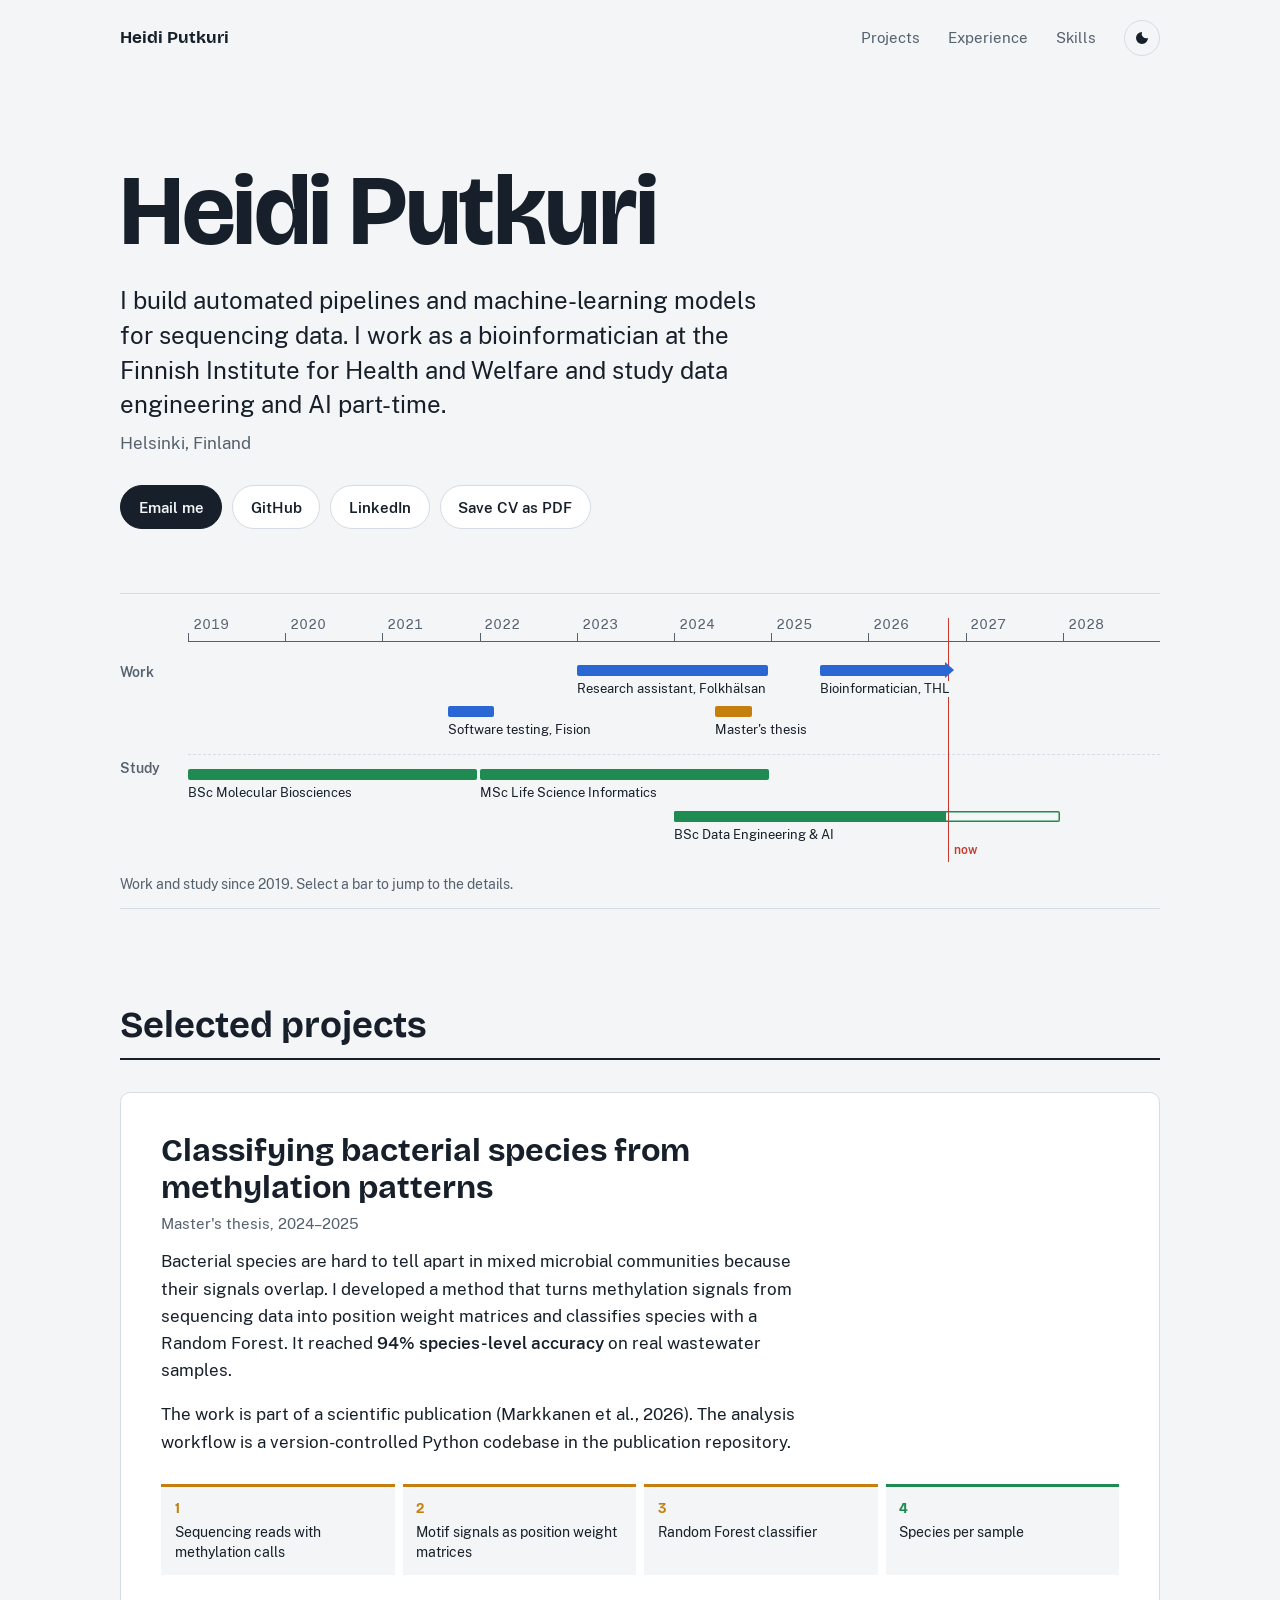
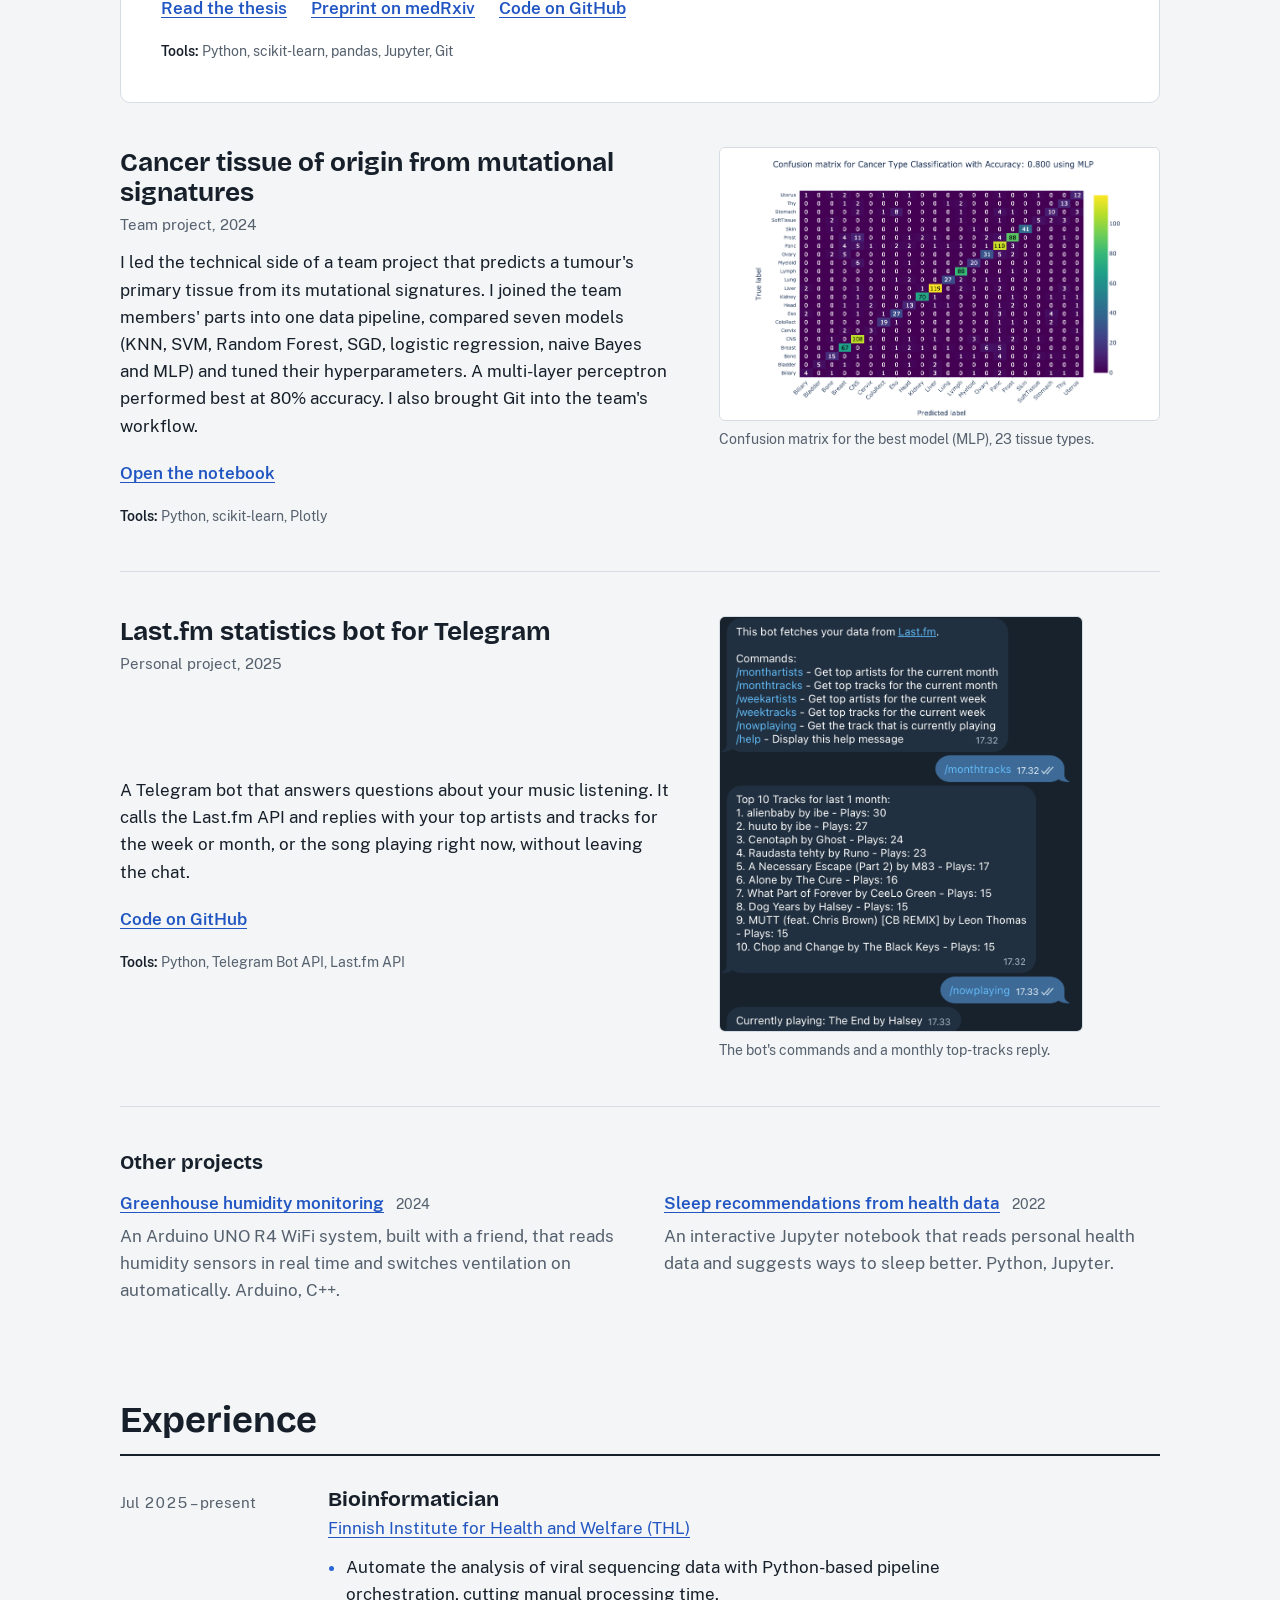
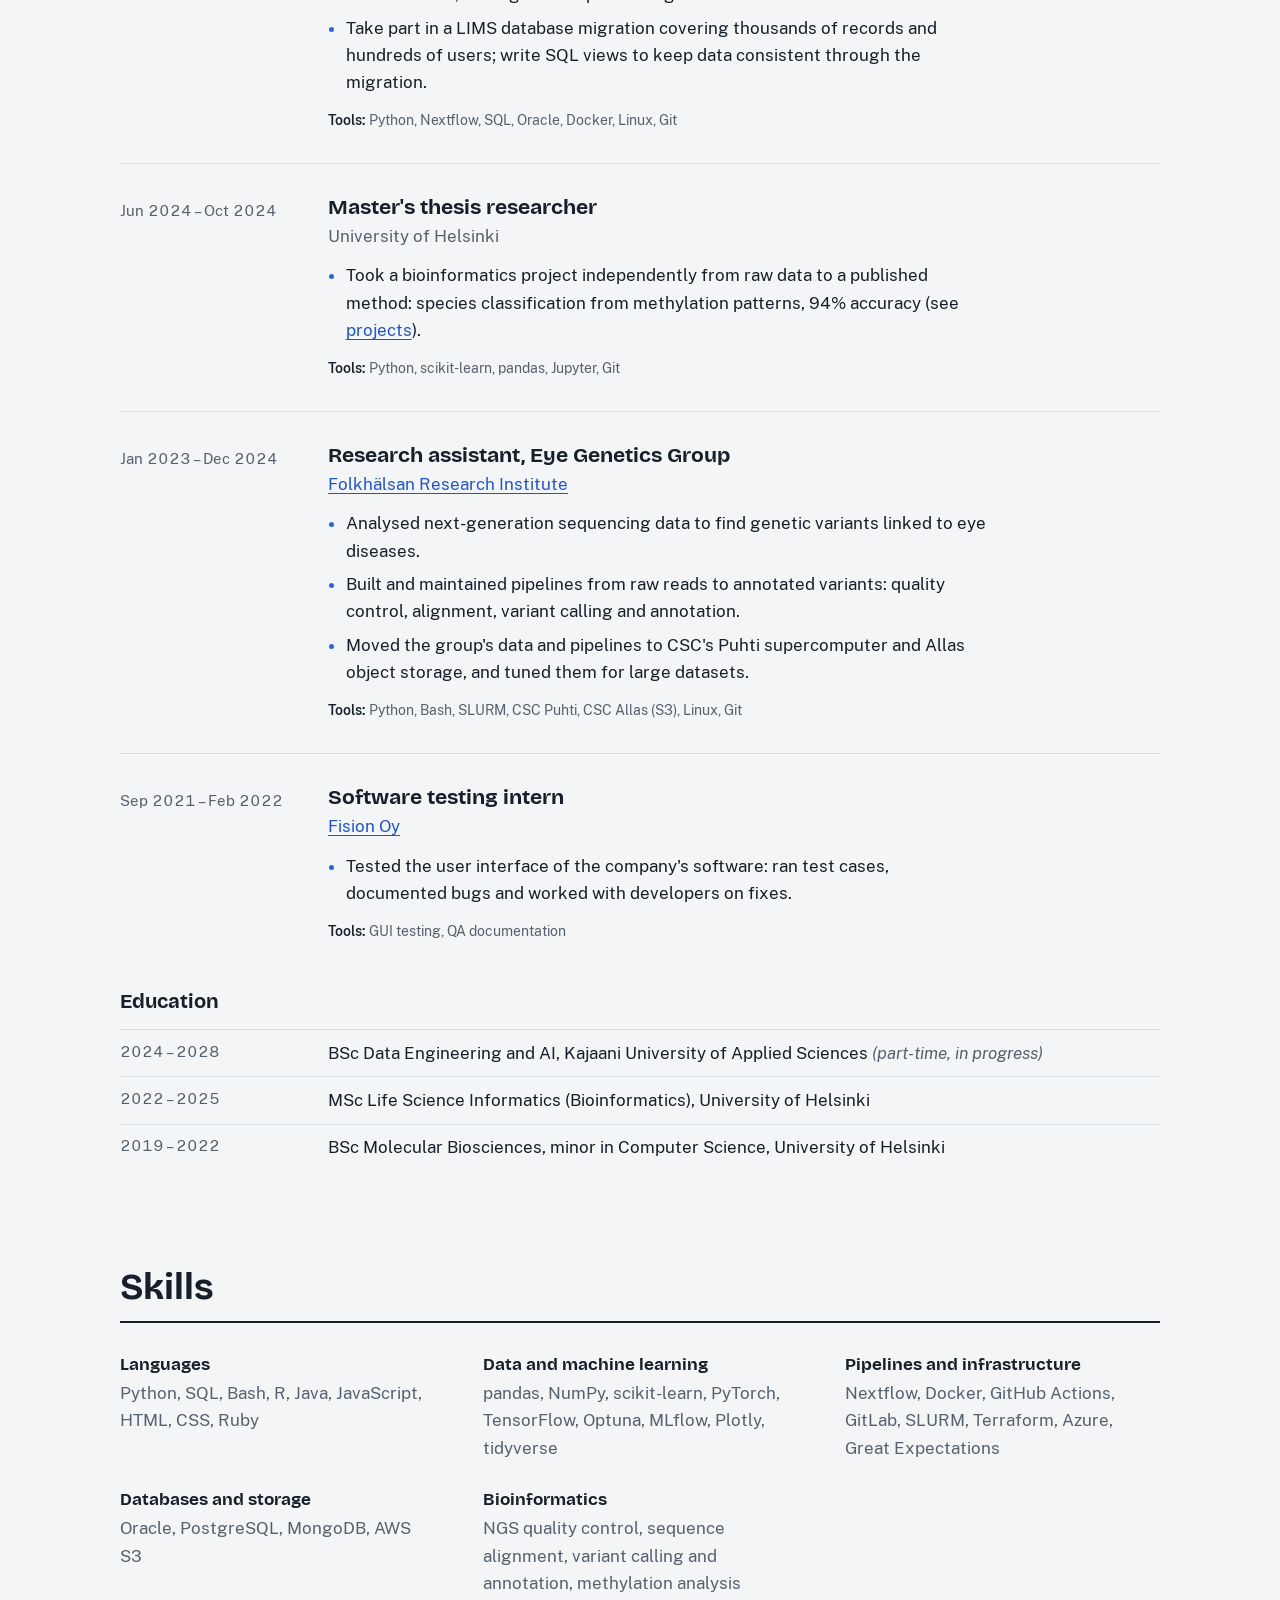
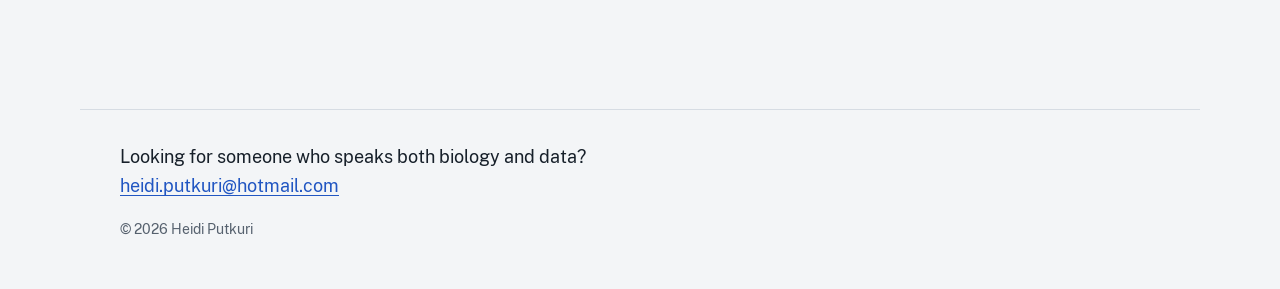
<file: public/index.html>
<!doctype html>
<html lang="en">
<head>
  <meta charset="utf-8">
  <meta name="viewport" content="width=device-width, initial-scale=1">
  <title>Heidi Putkuri – Bioinformatics & data engineering</title>
  <meta name="description" content="Heidi Putkuri, bioinformatician in Helsinki building automated pipelines and machine learning for sequencing data. Projects, experience and CV.">
  <meta name="author" content="Heidi Putkuri">
  <meta property="og:title" content="Heidi Putkuri – Bioinformatics & data engineering">
  <meta property="og:description" content="Automated pipelines and machine learning for sequencing data. Projects, experience and CV.">
  <meta property="og:type" content="website">
  <meta property="og:url" content="https://heksaani.github.io/new_cv/">
  <link rel="icon" type="image/png" href="images/favicon.png">
  <link rel="preload" href="fonts/BricolageGrotesque96pt-Bold.woff2" as="font" type="font/woff2" crossorigin>
  <link rel="preload" href="fonts/PublicSans-Regular.woff2" as="font" type="font/woff2" crossorigin>
  <link rel="stylesheet" href="style.css">
  <script>
    // Apply a saved theme choice before the page paints.
    try { var t = localStorage.getItem('theme'); if (t) document.documentElement.dataset.theme = t; } catch (e) {}
  </script>
</head>
<body>

<a class="skip" href="#main">Skip to content</a>

<header class="topbar">
  <a class="wordmark" href="#top">Heidi Putkuri</a>
  <nav aria-label="Sections">
    <a href="#projects">Projects</a>
    <a href="#experience">Experience</a>
    <a href="#skills">Skills</a>
    <button class="theme-toggle" type="button" aria-label="Switch colour theme">
      <svg viewBox="0 0 24 24" aria-hidden="true"><path d="M12 3a9 9 0 1 0 9 9 7 7 0 0 1-9-9z"/></svg>
    </button>
  </nav>
</header>

<main id="main">

  <!-- Hero -->
  <section class="hero" id="top">
    <h1>Heidi Putkuri</h1>
    <p class="lede">I build automated pipelines and machine-learning models for sequencing data. I work as a bioinformatician at the Finnish Institute for Health and Welfare and study data engineering and AI part-time.</p>
    <p class="place">Helsinki, Finland</p>
    <div class="actions">
      <a class="btn btn-primary" href="mailto:heidi.putkuri@hotmail.com">Email me</a>
      <a class="btn" href="https://github.com/heksaani" target="_blank" rel="noopener">GitHub</a>
      <a class="btn" href="https://www.linkedin.com/in/heidi-putkuri/" target="_blank" rel="noopener">LinkedIn</a>
      <button class="btn print-cv" type="button">Save CV as PDF</button>
    </div>

    <!-- Career track: drawn like a genome browser, years as the coordinate axis -->
    <figure class="track" aria-labelledby="track-cap">
      <div class="track-scroll">
        <div class="track-inner" style="--from:2019; --to:2029; --now:2026.82">
          <div class="ruler" aria-hidden="true">
            <span style="--x:2019">2019</span><span style="--x:2020">2020</span><span style="--x:2021">2021</span>
            <span style="--x:2022">2022</span><span style="--x:2023">2023</span><span style="--x:2024">2024</span>
            <span style="--x:2025">2025</span><span style="--x:2026">2026</span><span style="--x:2027">2027</span>
            <span style="--x:2028">2028</span>
          </div>

          <div class="lane" data-kind="work">
            <span class="lane-name">Work</span>
            <div class="row">
              <a class="feat" href="#exp-folkhalsan" style="--s:2023; --e:2025"><span>Research assistant, Folkhälsan</span></a>
              <a class="feat open" href="#exp-thl" style="--s:2025.5; --e:2026.82"><span>Bioinformatician, THL</span></a>
            </div>
            <div class="row">
              <a class="feat" href="#exp-fision" style="--s:2021.67; --e:2022.17"><span>Software testing, Fision</span></a>
              <a class="feat thesis" href="#exp-thesis" style="--s:2024.42; --e:2024.83"><span>Master's thesis</span></a>
            </div>
          </div>

          <div class="lane" data-kind="edu">
            <span class="lane-name">Study</span>
            <div class="row">
              <a class="feat" href="#education" style="--s:2019; --e:2022"><span>BSc Molecular Biosciences</span></a>
              <a class="feat" href="#education" style="--s:2022; --e:2025"><span>MSc Life Science Informatics</span></a>
            </div>
            <div class="row">
              <a class="feat planned" href="#education" style="--s:2024; --e:2028"><span>BSc Data Engineering & AI</span></a>
            </div>
          </div>

          <div class="now" aria-hidden="true"><span>now</span></div>
        </div>
      </div>
      <figcaption id="track-cap">Work and study since 2019. Select a bar to jump to the details.<span class="swipe"> Swipe sideways to see earlier years.</span></figcaption>
    </figure>
  </section>

  <!-- Projects -->
  <section class="section" id="projects" aria-labelledby="projects-h">
    <h2 id="projects-h">Selected projects</h2>

    <article class="project featured">
      <div class="project-head">
        <h3>Classifying bacterial species from methylation patterns</h3>
        <p class="project-meta">Master's thesis, 2024–2025</p>
      </div>
      <div class="project-body">
        <p>Bacterial species are hard to tell apart in mixed microbial communities because their signals overlap. I developed a method that turns methylation signals from sequencing data into position weight matrices and classifies species with a Random Forest. It reached <strong>94% species-level accuracy</strong> on real wastewater samples.</p>
        <p>The work is part of a scientific publication (Markkanen et al., 2026). The analysis workflow is a version-controlled Python codebase in the publication repository.</p>
        <ol class="pipeline" aria-label="Method steps">
          <li>Sequencing reads with methylation calls</li>
          <li>Motif signals as position weight matrices</li>
          <li>Random Forest classifier</li>
          <li>Species per sample</li>
        </ol>
        <p class="links">
          <a href="https://helda.helsinki.fi/items/bd303d03-ac17-4479-b5c5-2918cf1c96e5" target="_blank" rel="noopener">Read the thesis</a>
          <a href="https://www.medrxiv.org/content/10.64898/2026.02.18.26346558v2" target="_blank" rel="noopener">Preprint on medRxiv</a>
          <a href="https://github.com/melinamarkkanen/Methylation" target="_blank" rel="noopener">Code on GitHub</a>
        </p>
        <p class="stack">Python, scikit-learn, pandas, Jupyter, Git</p>
      </div>
    </article>

    <article class="project with-figure">
      <div class="project-head">
        <h3>Cancer tissue of origin from mutational signatures</h3>
        <p class="project-meta">Team project, 2024</p>
      </div>
      <div class="project-body">
        <p>I led the technical side of a team project that predicts a tumour's primary tissue from its mutational signatures. I joined the team members' parts into one data pipeline, compared seven models (KNN, SVM, Random Forest, SGD, logistic regression, naive Bayes and MLP) and tuned their hyperparameters. A multi-layer perceptron performed best at 80% accuracy. I also brought Git into the team's workflow.</p>
        <p class="links"><a href="https://github.com/heksaani/ML-in-molecular-biology/blob/main/GROUP_WORK/GROUP.ipynb" target="_blank" rel="noopener">Open the notebook</a></p>
        <p class="stack">Python, scikit-learn, Plotly</p>
      </div>
      <figure class="project-fig">
        <img src="images/image.png" width="937" height="582" loading="lazy"
             alt="Confusion matrix of the MLP model across 23 tissue types. Most predictions fall on the diagonal; overall accuracy 0.80.">
        <figcaption>Confusion matrix for the best model (MLP), 23 tissue types.</figcaption>
      </figure>
    </article>

    <article class="project with-figure">
      <div class="project-head">
        <h3>Last.fm statistics bot for Telegram</h3>
        <p class="project-meta">Personal project, 2025</p>
      </div>
      <div class="project-body">
        <p>A Telegram bot that answers questions about your music listening. It calls the Last.fm API and replies with your top artists and tracks for the week or month, or the song playing right now, without leaving the chat.</p>
        <p class="links"><a href="https://github.com/heksaani/LASTFMBOT" target="_blank" rel="noopener">Code on GitHub</a></p>
        <p class="stack">Python, Telegram Bot API, Last.fm API</p>
      </div>
      <figure class="project-fig phone">
        <img src="images/lastfm.png" width="864" height="988" loading="lazy"
             alt="Telegram chat with the bot: a list of commands, then the user's top 10 tracks of the month and the currently playing song.">
        <figcaption>The bot's commands and a monthly top-tracks reply.</figcaption>
      </figure>
    </article>

    <h3 class="minor-h">Other projects</h3>
    <ul class="minor">
      <li>
        <a href="https://github.com/heksaani/arduino" target="_blank" rel="noopener">Greenhouse humidity monitoring</a>
        <span class="minor-year">2024</span>
        <p>An Arduino UNO R4 WiFi system, built with a friend, that reads humidity sensors in real time and switches ventilation on automatically. Arduino, C++.</p>
      </li>
      <li>
        <a href="https://github.com/heksaani/DataScienceProject/blob/main/HealthNotebook.ipynb" target="_blank" rel="noopener">Sleep recommendations from health data</a>
        <span class="minor-year">2022</span>
        <p>An interactive Jupyter notebook that reads personal health data and suggests ways to sleep better. Python, Jupyter.</p>
      </li>
    </ul>
  </section>

  <!-- Experience -->
  <section class="section" id="experience" aria-labelledby="experience-h">
    <h2 id="experience-h">Experience</h2>

    <article class="job" id="exp-thl">
      <p class="when">Jul 2025 – present</p>
      <div>
        <h3>Bioinformatician</h3>
        <p class="org"><a href="https://thl.fi/en/main-page" target="_blank" rel="noopener">Finnish Institute for Health and Welfare (THL)</a></p>
        <ul>
          <li>Automate the analysis of viral sequencing data with Python-based pipeline orchestration, cutting manual processing time.</li>
          <li>Take part in a LIMS database migration covering thousands of records and hundreds of users; write SQL views to keep data consistent through the migration.</li>
        </ul>
        <p class="stack">Python, Nextflow, SQL, Oracle, Docker, Linux, Git</p>
      </div>
    </article>

    <article class="job" id="exp-thesis">
      <p class="when">Jun 2024 – Oct 2024</p>
      <div>
        <h3>Master's thesis researcher</h3>
        <p class="org">University of Helsinki</p>
        <ul>
          <li>Took a bioinformatics project independently from raw data to a published method: species classification from methylation patterns, 94% accuracy (see <a href="#projects">projects</a>).</li>
        </ul>
        <p class="stack">Python, scikit-learn, pandas, Jupyter, Git</p>
      </div>
    </article>

    <article class="job" id="exp-folkhalsan">
      <p class="when">Jan 2023 – Dec 2024</p>
      <div>
        <h3>Research assistant, Eye Genetics Group</h3>
        <p class="org"><a href="https://research.folkhalsan.fi/genetics/eye-genetics" target="_blank" rel="noopener">Folkhälsan Research Institute</a></p>
        <ul>
          <li>Analysed next-generation sequencing data to find genetic variants linked to eye diseases.</li>
          <li>Built and maintained pipelines from raw reads to annotated variants: quality control, alignment, variant calling and annotation.</li>
          <li>Moved the group's data and pipelines to CSC's Puhti supercomputer and Allas object storage, and tuned them for large datasets.</li>
        </ul>
        <p class="stack">Python, Bash, SLURM, CSC Puhti, CSC Allas (S3), Linux, Git</p>
      </div>
    </article>

    <article class="job" id="exp-fision">
      <p class="when">Sep 2021 – Feb 2022</p>
      <div>
        <h3>Software testing intern</h3>
        <p class="org"><a href="https://www.fision.fi/fi/" target="_blank" rel="noopener">Fision Oy</a></p>
        <ul>
          <li>Tested the user interface of the company's software: ran test cases, documented bugs and worked with developers on fixes.</li>
        </ul>
        <p class="stack">GUI testing, QA documentation</p>
      </div>
    </article>

    <h3 class="minor-h" id="education">Education</h3>
    <ul class="edu">
      <li><span class="when">2024 – 2028</span><span>BSc Data Engineering and AI, Kajaani University of Applied Sciences <em>(part-time, in progress)</em></span></li>
      <li><span class="when">2022 – 2025</span><span>MSc Life Science Informatics (Bioinformatics), University of Helsinki</span></li>
      <li><span class="when">2019 – 2022</span><span>BSc Molecular Biosciences, minor in Computer Science, University of Helsinki</span></li>
    </ul>
  </section>

  <!-- Skills -->
  <section class="section" id="skills" aria-labelledby="skills-h">
    <h2 id="skills-h">Skills</h2>
    <div class="skills">
      <div>
        <h3>Languages</h3>
        <p>Python, SQL, Bash, R, Java, JavaScript, HTML, CSS, Ruby</p>
      </div>
      <div>
        <h3>Data and machine learning</h3>
        <p>pandas, NumPy, scikit-learn, PyTorch, TensorFlow, Optuna, MLflow, Plotly, tidyverse</p>
      </div>
      <div>
        <h3>Pipelines and infrastructure</h3>
        <p>Nextflow, Docker, GitHub Actions, GitLab, SLURM, Terraform, Azure, Great Expectations</p>
      </div>
      <div>
        <h3>Databases and storage</h3>
        <p>Oracle, PostgreSQL, MongoDB, AWS S3</p>
      </div>
      <div>
        <h3>Bioinformatics</h3>
        <p>NGS quality control, sequence alignment, variant calling and annotation, methylation analysis</p>
      </div>
    </div>
  </section>

</main>

<footer class="footer">
  <p>Looking for someone who speaks both biology and data? <a href="mailto:heidi.putkuri@hotmail.com">heidi.putkuri@hotmail.com</a></p>
  <p class="small">© 2026 Heidi Putkuri</p>
</footer>

<script>
  // Theme toggle: remembers the choice in this browser when storage is available.
  document.querySelector('.theme-toggle').addEventListener('click', function () {
    var root = document.documentElement;
    var dark = root.dataset.theme ? root.dataset.theme === 'dark'
             : window.matchMedia('(prefers-color-scheme: dark)').matches;
    root.dataset.theme = dark ? 'light' : 'dark';
    try { localStorage.setItem('theme', root.dataset.theme); } catch (e) {}
  });
  // On narrow screens, start the career track at the most recent years.
  var sc = document.querySelector('.track-scroll');
  if (sc.scrollWidth > sc.clientWidth) sc.scrollLeft = sc.scrollWidth;
  document.querySelector('.print-cv').addEventListener('click', function () { window.print(); });
</script>
</body>
</html>
</file>
<file: public/style.css>
/* ------------------------------------------------------------------
   Heidi Putkuri – portfolio
   Colours for the career track follow genome-browser base colours
   (A green, C blue, G amber, T red), used only where they carry meaning.
   ------------------------------------------------------------------ */

/* Fonts are self-hosted (SIL Open Font License, see fonts/OFL-*.txt):
   no requests to third-party font services. */
@font-face { font-family: "Bricolage Display"; src: url("fonts/BricolageGrotesque96pt-Bold.woff2") format("woff2"); font-weight: 700; font-display: swap; }
@font-face { font-family: "Bricolage Grotesque"; src: url("fonts/BricolageGrotesque-Bold.woff2") format("woff2"); font-weight: 700; font-display: swap; }
@font-face { font-family: "Public Sans"; src: url("fonts/PublicSans-Regular.woff2") format("woff2"); font-weight: 400; font-style: normal; font-display: swap; }
@font-face { font-family: "Public Sans"; src: url("fonts/PublicSans-Italic.woff2") format("woff2"); font-weight: 400; font-style: italic; font-display: swap; }
@font-face { font-family: "Public Sans"; src: url("fonts/PublicSans-SemiBold.woff2") format("woff2"); font-weight: 600; font-style: normal; font-display: swap; }

:root {
  --bg: #f3f5f7;
  --surface: #ffffff;
  --ink: #17202a;
  --muted: #56616e;
  --rule: #d6dce3;
  --link: #2156c2;
  --base-a: #1f8b52;   /* study */
  --base-c: #2a66d4;   /* work */
  --base-g: #c47f0e;   /* thesis */
  --base-t: #c9362e;   /* now */
  --focus: #2a66d4;

  --font-display: "Bricolage Grotesque", "Segoe UI", system-ui, sans-serif;
  --font-body: "Public Sans", "Segoe UI", system-ui, sans-serif;

  --measure: 66ch;
  --page: 70rem;
  --gutter: clamp(1rem, 4vw, 2.5rem);
  color-scheme: light;
}

@media (prefers-color-scheme: dark) {
  :root:not([data-theme="light"]) {
    --bg: #10151b;
    --surface: #161d25;
    --ink: #e4e9ef;
    --muted: #9aa6b3;
    --rule: #2a3440;
    --link: #8bb0ff;
    --base-a: #3fbf7a;
    --base-c: #6b9cff;
    --base-g: #e6a23c;
    --base-t: #ff6b5f;
    --focus: #8bb0ff;
    color-scheme: dark;
  }
}
:root[data-theme="dark"] {
  --bg: #10151b;
  --surface: #161d25;
  --ink: #e4e9ef;
  --muted: #9aa6b3;
  --rule: #2a3440;
  --link: #8bb0ff;
  --base-a: #3fbf7a;
  --base-c: #6b9cff;
  --base-g: #e6a23c;
  --base-t: #ff6b5f;
  --focus: #8bb0ff;
  color-scheme: dark;
}

/* ---------- Base ---------- */

*, *::before, *::after { box-sizing: border-box; }

html { scroll-behavior: smooth; -webkit-text-size-adjust: 100%; }
@media (prefers-reduced-motion: reduce) { html { scroll-behavior: auto; } }

body {
  margin: 0;
  background: var(--bg);
  color: var(--ink);
  font-family: var(--font-body);
  font-size: 1.0625rem;
  line-height: 1.6;
  overflow-x: hidden;
}

h1, h2, h3 {
  font-family: var(--font-display);
  line-height: 1.15;
  margin: 0;
  font-weight: 700;
}

p { margin: 0 0 1em; }

a { color: var(--link); text-underline-offset: 0.18em; text-decoration-thickness: 1px; }
a:hover { text-decoration-thickness: 2px; }

:focus-visible { outline: 2px solid var(--focus); outline-offset: 3px; border-radius: 2px; }

img { max-width: 100%; height: auto; display: block; }

.skip {
  position: absolute; left: -999px; top: 0.5rem;
  background: var(--surface); color: var(--ink); padding: 0.5rem 0.75rem; z-index: 10;
}
.skip:focus { left: 0.5rem; }

/* ---------- Top bar ---------- */

.topbar {
  max-width: var(--page);
  margin: 0 auto;
  padding: 1.25rem var(--gutter);
  display: flex;
  align-items: center;
  justify-content: space-between;
  gap: 1rem;
}
.wordmark {
  font-family: var(--font-display);
  font-weight: 700;
  font-size: 1.05rem;
  color: var(--ink);
  text-decoration: none;
}
.topbar nav { display: flex; align-items: center; gap: clamp(0.75rem, 3vw, 1.75rem); }
.topbar nav a { color: var(--muted); text-decoration: none; font-size: 0.95rem; }
.topbar nav a:hover { color: var(--ink); }

.theme-toggle {
  display: grid; place-items: center;
  width: 2.25rem; height: 2.25rem;
  border: 1px solid var(--rule); border-radius: 50%;
  background: transparent; color: var(--ink); cursor: pointer;
}
.theme-toggle svg { width: 1rem; height: 1rem; fill: currentColor; }

@media (max-width: 520px) {
  .topbar nav a[href="#skills"] { display: none; }
}

/* ---------- Layout ---------- */

main { max-width: var(--page); margin: 0 auto; padding: 0 var(--gutter); }

.section { padding: clamp(3.5rem, 8vw, 6rem) 0 0; }
.section > h2 {
  font-size: clamp(1.75rem, 3.5vw, 2.25rem);
  margin-bottom: 2rem;
  padding-bottom: 0.75rem;
  border-bottom: 2px solid var(--ink);
}

/* ---------- Hero ---------- */

.hero { padding-top: clamp(2.5rem, 8vw, 5.5rem); }

.hero h1 {
  font-family: "Bricolage Display", var(--font-display);
  font-size: clamp(3rem, 9vw, 6.25rem);
  font-weight: 700;
  letter-spacing: -0.015em;
  line-height: 0.95;
  margin-bottom: 1.5rem;
}

.lede {
  max-width: 44ch;
  font-size: clamp(1.2rem, 2.3vw, 1.5rem);
  line-height: 1.45;
  margin-bottom: 0.5rem;
}
.place { color: var(--muted); margin-bottom: 1.75rem; }

.actions { display: flex; flex-wrap: wrap; gap: 0.625rem; }

.btn {
  display: inline-flex; align-items: center;
  min-height: 2.75rem;
  padding: 0.5rem 1.1rem;
  border: 1px solid var(--rule);
  border-radius: 999px;
  background: var(--surface);
  color: var(--ink);
  font: 600 0.95rem/1 var(--font-body);
  text-decoration: none;
  cursor: pointer;
}
.btn:hover { border-color: var(--ink); }
.btn-primary { background: var(--ink); color: var(--bg); border-color: var(--ink); }
.btn-primary:hover { background: var(--link); border-color: var(--link); }

/* ---------- Career track (genome-browser style) ---------- */

.track {
  margin: clamp(2.5rem, 6vw, 4rem) 0 0;
  padding: 1.25rem 0 0.75rem;
  border-top: 1px solid var(--rule);
  border-bottom: 1px solid var(--rule);
}
.track-scroll { overflow-x: auto; padding-bottom: 0.5rem; }

.track-inner {
  --name-w: 4.25rem;
  --span: calc(var(--to) - var(--from));
  position: relative;
  min-width: 860px;
  padding-left: var(--name-w);
}

.ruler {
  position: relative;
  height: 1.75rem;
  border-bottom: 1px solid var(--muted);
  margin-bottom: 1rem;
  font-size: 0.8rem;
  color: var(--muted);
  font-variant-numeric: tabular-nums;
}
.ruler span {
  position: absolute;
  bottom: 0.35rem;
  left: calc((var(--x) - var(--from)) / var(--span) * 100%);
  padding-left: 0.3rem;
}
.ruler span::before {
  content: "";
  position: absolute; left: 0; bottom: -0.4rem;
  width: 1px; height: 0.6rem; background: var(--muted);
}

.lane { position: relative; padding: 0.25rem 0 0.5rem; }
.lane + .lane { border-top: 1px dashed var(--rule); padding-top: 0.75rem; }
.lane-name {
  position: absolute;
  left: calc(var(--name-w) * -1);
  top: 0.2rem;
  font-size: 0.85rem;
  font-weight: 600;
  color: var(--muted);
}
.lane[data-kind="work"] { --bar: var(--base-c); }
.lane[data-kind="edu"]  { --bar: var(--base-a); }

.row { position: relative; height: 2.6rem; }

.feat {
  --left: calc((var(--s) - var(--from)) / var(--span) * 100%);
  --w: calc((var(--e) - var(--s)) / var(--span) * 100%);
  position: absolute;
  top: 0.15rem;
  left: var(--left);
  width: calc(var(--w) - 3px);
  height: 0.7rem;
  background: var(--bar);
  border-radius: 2px;
  color: var(--ink);
  text-decoration: none;
  transform-origin: left center;
  z-index: 1;
  animation: grow 700ms cubic-bezier(.2,.7,.2,1) both;
  animation-delay: calc((var(--s) - 2019) * 110ms);
}
.feat span {
  position: absolute;
  top: 1rem;
  left: 0;
  white-space: nowrap;
  font-size: 0.82rem;
  background: var(--bg);
  padding-right: 0.25rem;
  line-height: 1.2;
}
.feat:hover span, .feat:focus-visible span { text-decoration: underline; }
.feat:hover { filter: brightness(1.1); }

.feat.thesis { background: var(--base-g); }

/* Ongoing: arrowhead at the open end */
.feat.open { border-radius: 2px 0 0 2px; }
.feat.open::after {
  content: "";
  position: absolute;
  right: -0.55rem; top: -0.2rem;
  border-left: 0.6rem solid var(--bar);
  border-top: 0.55rem solid transparent;
  border-bottom: 0.55rem solid transparent;
}

/* Planned: solid up to today, outlined after */
.feat.planned {
  --done: calc((var(--now) - var(--s)) / (var(--e) - var(--s)) * 100%);
  background: linear-gradient(to right, var(--bar) var(--done), transparent var(--done));
  box-shadow: inset 0 0 0 1.5px var(--bar);
}

.now {
  position: absolute;
  top: 0.25rem; bottom: -0.25rem;
  left: calc(var(--name-w) + (var(--now) - var(--from)) / var(--span) * (100% - var(--name-w)));
  border-left: 1.5px solid var(--base-t);
  pointer-events: none;
  z-index: 0;
}
.now span {
  position: absolute; bottom: 0.1rem; left: 0.3rem;
  font-size: 0.75rem; font-weight: 600; color: var(--base-t);
}

.swipe { display: none; }
@media (max-width: 720px) { .swipe { display: inline; } }
.track figcaption { margin-top: 0.5rem; font-size: 0.85rem; color: var(--muted); }

@keyframes grow {
  from { transform: scaleX(0); }
  to   { transform: scaleX(1); }
}
.feat span { animation: label-in 400ms ease-out both; animation-delay: inherit; }
@keyframes label-in { from { opacity: 0; } to { opacity: 1; } }

@media (prefers-reduced-motion: reduce) {
  .feat, .feat span { animation: none; }
}

/* ---------- Projects ---------- */

.project {
  display: grid;
  gap: 0.75rem 3rem;
  padding: 0 0 2.75rem;
  margin-bottom: 2.75rem;
  border-bottom: 1px solid var(--rule);
}
.project h3 { font-size: clamp(1.35rem, 2.5vw, 1.65rem); max-width: 30ch; }
.project-meta { color: var(--muted); margin: 0.35rem 0 0; font-size: 0.95rem; }
.project-body { max-width: var(--measure); }
.project-body strong { font-weight: 600; }

.links { display: flex; flex-wrap: wrap; gap: 0.4rem 1.5rem; margin-top: 1.25rem; }
.links a { font-weight: 600; }

.stack { color: var(--muted); font-size: 0.9rem; margin: 0; }
.stack::before { content: "Tools: "; font-weight: 600; color: var(--ink); }

/* Featured project: method shown as a step sequence */
.project.featured {
  background: var(--surface);
  border: 1px solid var(--rule);
  border-radius: 10px;
  padding: clamp(1.25rem, 3.5vw, 2.5rem);
}
.project.featured h3 { font-size: clamp(1.5rem, 3vw, 2rem); max-width: 26ch; }

.pipeline {
  list-style: none;
  counter-reset: step;
  margin: 1.75rem 0 0.5rem;
  padding: 0;
  display: grid;
  grid-template-columns: repeat(4, 1fr);
  gap: 0.5rem;
  max-width: none;
}
.pipeline li {
  counter-increment: step;
  position: relative;
  padding: 0.75rem 0.85rem 0.85rem;
  border-top: 3px solid var(--base-g);
  background: var(--bg);
  font-size: 0.9rem;
  line-height: 1.35;
}
.pipeline li::before {
  content: counter(step);
  display: block;
  font-family: var(--font-display);
  font-weight: 700;
  color: var(--base-g);
  margin-bottom: 0.25rem;
}
.pipeline li:last-child { border-top-color: var(--base-a); }
.pipeline li:last-child::before { color: var(--base-a); }

@media (min-width: 900px) {
  .project.featured { grid-template-columns: 1fr; }
  .project.featured .project-body { max-width: none; }
  .project.featured .project-body > p { max-width: var(--measure); }
}
@media (max-width: 640px) {
  .pipeline { grid-template-columns: 1fr 1fr; }
}

.project-fig { margin: 0; }
.project-fig img {
  border: 1px solid var(--rule);
  border-radius: 6px;
  background: #fff;
}
.project-fig figcaption { font-size: 0.85rem; color: var(--muted); margin-top: 0.5rem; }
.project-fig.phone img { max-height: 26rem; width: auto; }

@media (min-width: 900px) {
  .project.with-figure {
    grid-template-columns: minmax(0, 1.25fr) minmax(0, 1fr);
    grid-template-areas: "head fig" "body fig";
    align-items: start;
  }
  .project.with-figure .project-head { grid-area: head; }
  .project.with-figure .project-body { grid-area: body; }
  .project.with-figure .project-fig  { grid-area: fig; }
}

.minor-h { font-size: 1.25rem; margin: 0.5rem 0 1rem; }
.minor { list-style: none; margin: 0; padding: 0; display: grid; gap: 1.25rem 3rem; }
@media (min-width: 760px) { .minor { grid-template-columns: 1fr 1fr; } }
.minor li { max-width: var(--measure); }
.minor a { font-weight: 600; font-size: 1.05rem; }
.minor-year { color: var(--muted); margin-left: 0.5rem; font-size: 0.9rem; }
.minor p { margin: 0.35rem 0 0; color: var(--muted); }

/* ---------- Experience ---------- */

.job {
  display: grid;
  grid-template-columns: 11rem minmax(0, 1fr);
  gap: 0 2rem;
  padding-bottom: 2rem;
  margin-bottom: 2rem;
  border-bottom: 1px solid var(--rule);
  scroll-margin-top: 1.5rem;
}
.job:last-of-type { border-bottom: 0; margin-bottom: 1rem; }
.when { color: var(--muted); font-size: 0.95rem; font-variant-numeric: tabular-nums; margin: 0.2rem 0 0; }
.job h3 { font-size: 1.3rem; }
.job .org { margin: 0.2rem 0 0.75rem; color: var(--muted); }
.job ul { margin: 0 0 0.75rem; padding-left: 1.1rem; max-width: var(--measure); }
.job li { margin-bottom: 0.4rem; }
.job li::marker { color: var(--base-c); }

@media (max-width: 680px) {
  .job { grid-template-columns: 1fr; }
  .job .when { margin-bottom: 0.25rem; }
}

.edu { list-style: none; margin: 0; padding: 0; scroll-margin-top: 1.5rem; }
.edu li {
  display: grid;
  grid-template-columns: 11rem minmax(0, 1fr);
  gap: 0 2rem;
  padding: 0.6rem 0;
  border-top: 1px solid var(--rule);
}
.edu .when { margin: 0; }
.edu em { color: var(--muted); }
@media (max-width: 680px) { .edu li { grid-template-columns: 1fr; } }

#education { scroll-margin-top: 1.5rem; }

/* ---------- Skills ---------- */

.skills {
  display: grid;
  grid-template-columns: repeat(auto-fit, minmax(16rem, 1fr));
  gap: 1.75rem 3rem;
}
.skills h3 { font-size: 1.05rem; margin-bottom: 0.4rem; }
.skills p { margin: 0; color: var(--muted); }

/* ---------- Footer ---------- */

.footer {
  max-width: var(--page);
  margin: clamp(4rem, 9vw, 7rem) auto 0;
  padding: 2rem var(--gutter) 3rem;
  border-top: 1px solid var(--rule);
}
.footer p { font-size: 1.15rem; max-width: 44ch; }
.footer .small { font-size: 0.85rem; color: var(--muted); margin: 0; }

/* ---------- Print: the page doubles as a one-file CV ---------- */

@media print {
  :root, :root[data-theme="dark"], :root:not([data-theme="light"]) {
    --bg: #fff; --surface: #fff; --ink: #000; --muted: #444; --rule: #bbb; --link: #000;
    color-scheme: light;
  }
  body { font-size: 10pt; line-height: 1.4; }
  .topbar, .actions, .track, .project-fig, .skip, .pipeline, .footer { display: none !important; }
  /* CV order: experience first, then skills, then projects */
  main { display: flex; flex-direction: column; padding: 0; }
  #experience { order: 1; }
  #skills { order: 2; }
  #projects { order: 3; }
  .job, .edu li { grid-template-columns: 9.5rem minmax(0, 1fr); }
  .minor-h, h2 { break-after: avoid; }
  .edu { break-inside: avoid; }
  .job { padding-bottom: 0.5rem; margin-bottom: 0.6rem; }
  .skills { gap: 0.75rem 2rem; grid-template-columns: 1fr 1fr; }
  .skills > div { break-inside: avoid; }
  .project h3, .project.featured h3 { font-size: 12pt; max-width: none; }
  .links { margin-top: 0.25rem; }
  .hero { padding-top: 0; }
  .hero h1 { font-size: 26pt; margin-bottom: 0.5rem; }
  .lede { font-size: 12pt; max-width: none; }
  .place::after { content: " · heidi.putkuri@hotmail.com · github.com/heksaani"; }
  .section { padding-top: 1.25rem; }
  .section > h2 { font-size: 15pt; margin-bottom: 0.75rem; padding-bottom: 0.25rem; }
  .project, .job { break-inside: avoid; }
  .project { padding-bottom: 0.5rem; margin-bottom: 0.75rem; }
  .project.featured { border: 0; border-bottom: 1px solid var(--rule); border-radius: 0; padding: 0 0 0.5rem; }
  .project.with-figure { display: block; }
  .minor-h { margin-top: 0; }
  a { text-decoration: none; }
}
</file>
